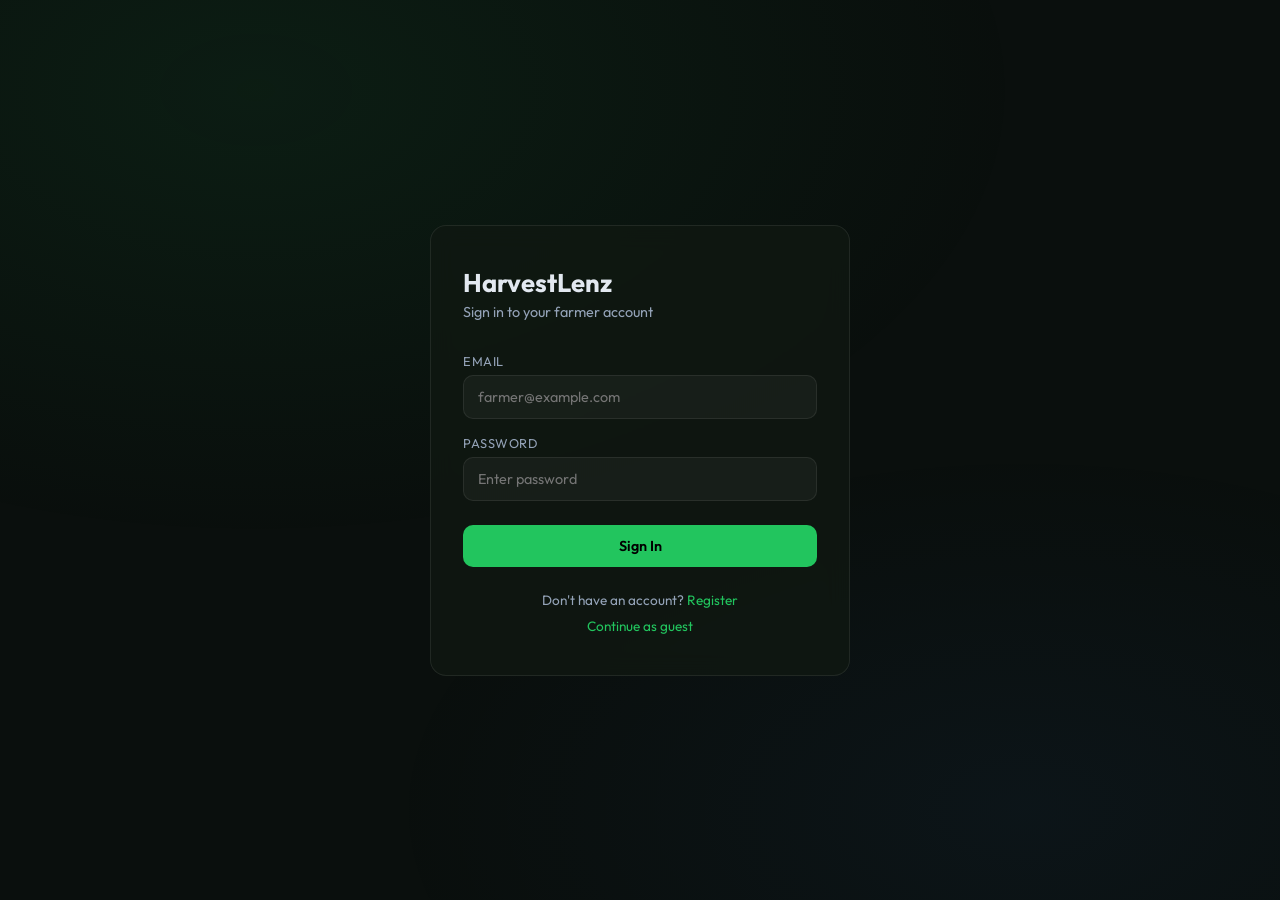
<file: frontend/login.html>
<!DOCTYPE html>
<html lang="en">
<head>
  <meta charset="UTF-8">
  <meta name="viewport" content="width=device-width, initial-scale=1.0">
  <title>Login — HarvestLenz</title>
  <link rel="stylesheet" href="css/styles.css">
</head>
<body>
  <div class="auth-container">
    <div class="auth-card">
      <h1><span>Harvest</span>Lenz</h1>
      <p class="subtitle">Sign in to your farmer account</p>
      <form id="loginForm">
        <div class="form-group">
          <label>Email</label>
          <input type="email" id="email" placeholder="farmer@example.com" required>
        </div>
        <div class="form-group">
          <label>Password</label>
          <input type="password" id="password" placeholder="Enter password" required>
        </div>
        <button type="submit" class="btn btn-primary" style="width:100%;margin-top:8px;">Sign In</button>
      </form>
      <p class="auth-footer">Don't have an account? <a href="register.html">Register</a></p>
      <p class="auth-footer" style="margin-top:8px;"><a href="index.html">Continue as guest</a></p>
    </div>
  </div>
  <script src="js/app.js"></script>
  <script>
    if (HarvestLenz.isLoggedIn()) location.href = 'index.html';
    document.getElementById('loginForm').onsubmit = async (e) => {
      e.preventDefault();
      try {
        const btn = e.target.querySelector('button');
        btn.disabled = true; btn.textContent = 'Signing in...';
        await HarvestLenz.login(
          document.getElementById('email').value,
          document.getElementById('password').value
        );
        toast('Welcome back!');
        location.href = 'index.html';
      } catch (err) {
        toast(err.message, 'error');
        const btn = e.target.querySelector('button');
        btn.disabled = false; btn.textContent = 'Sign In';
      }
    };
  </script>
</body>
</html>
</file>
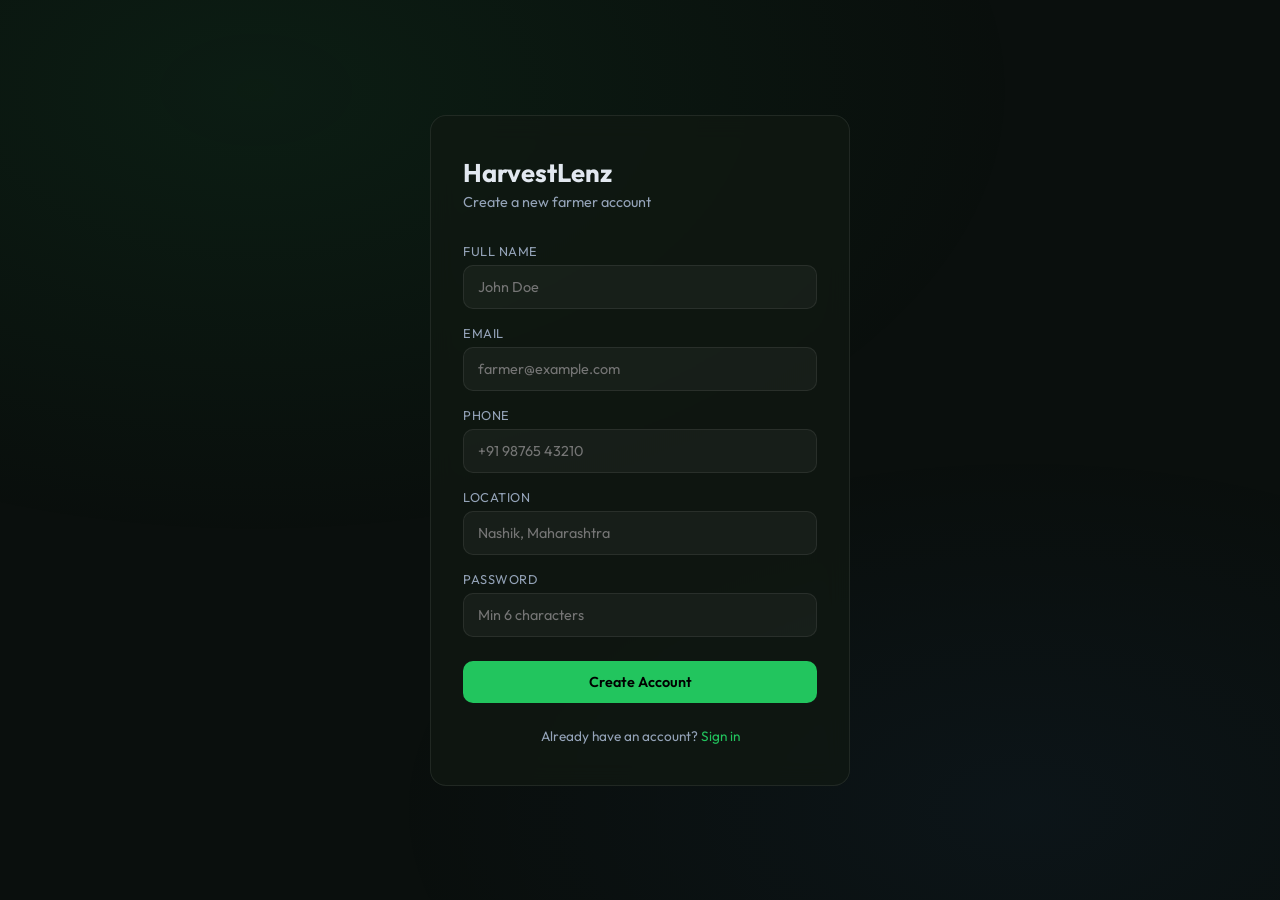
<file: frontend/register.html>
<!DOCTYPE html>
<html lang="en">
<head>
  <meta charset="UTF-8">
  <meta name="viewport" content="width=device-width, initial-scale=1.0">
  <title>Register — HarvestLenz</title>
  <link rel="stylesheet" href="css/styles.css">
</head>
<body>
  <div class="auth-container">
    <div class="auth-card">
      <h1><span>Harvest</span>Lenz</h1>
      <p class="subtitle">Create a new farmer account</p>
      <form id="registerForm">
        <div class="form-group">
          <label>Full Name</label>
          <input type="text" id="name" placeholder="John Doe" required>
        </div>
        <div class="form-group">
          <label>Email</label>
          <input type="email" id="email" placeholder="farmer@example.com" required>
        </div>
        <div class="form-group">
          <label>Phone</label>
          <input type="tel" id="phone" placeholder="+91 98765 43210">
        </div>
        <div class="form-group">
          <label>Location</label>
          <input type="text" id="location" placeholder="Nashik, Maharashtra">
        </div>
        <div class="form-group">
          <label>Password</label>
          <input type="password" id="password" placeholder="Min 6 characters" required minlength="6">
        </div>
        <button type="submit" class="btn btn-primary" style="width:100%;margin-top:8px;">Create Account</button>
      </form>
      <p class="auth-footer">Already have an account? <a href="login.html">Sign in</a></p>
    </div>
  </div>
  <script src="js/app.js"></script>
  <script>
    document.getElementById('registerForm').onsubmit = async (e) => {
      e.preventDefault();
      try {
        const btn = e.target.querySelector('button');
        btn.disabled = true; btn.textContent = 'Creating account...';
        await HarvestLenz.register({
          name: document.getElementById('name').value,
          email: document.getElementById('email').value,
          phone: document.getElementById('phone').value,
          location: document.getElementById('location').value,
          password: document.getElementById('password').value
        });
        toast('Account created! Please sign in.');
        location.href = 'login.html';
      } catch (err) {
        toast(err.message, 'error');
        const btn = e.target.querySelector('button');
        btn.disabled = false; btn.textContent = 'Create Account';
      }
    };
  </script>
</body>
</html>
</file>
<file: frontend/css/styles.css>
@import url('https://fonts.googleapis.com/css2?family=Outfit:wght@300;400;500;600;700&display=swap');

:root {
  --primary: #22c55e;
  --primary-dark: #16a34a;
  --primary-light: #4ade80;
  --bg-dark: #0a0f0d;
  --bg-card: rgba(16, 24, 18, 0.75);
  --bg-glass: rgba(255, 255, 255, 0.04);
  --border-glass: rgba(255, 255, 255, 0.08);
  --text: #e2e8f0;
  --text-muted: #94a3b8;
  --text-dim: #64748b;
  --grade-good: #22c55e;
  --grade-better: #3b82f6;
  --grade-medium: #f59e0b;
  --grade-reject: #ef4444;
  --radius: 16px;
  --radius-sm: 10px;
}

*, *::before, *::after { box-sizing: border-box; margin: 0; padding: 0; }

body {
  font-family: 'Outfit', system-ui, sans-serif;
  background: var(--bg-dark);
  color: var(--text);
  min-height: 100vh;
  overflow-x: hidden;
}

body::before {
  content: '';
  position: fixed;
  inset: 0;
  background:
    radial-gradient(ellipse 60% 50% at 20% 10%, rgba(34,197,94,0.08), transparent),
    radial-gradient(ellipse 50% 40% at 80% 90%, rgba(59,130,246,0.05), transparent);
  pointer-events: none;
  z-index: 0;
}

a { color: var(--primary); text-decoration: none; }
a:hover { color: var(--primary-light); }

/* ── Navbar ── */
.navbar {
  position: sticky; top: 0; z-index: 100;
  display: flex; align-items: center; justify-content: space-between;
  padding: 0 32px; height: 64px;
  background: rgba(10, 15, 13, 0.85);
  backdrop-filter: blur(20px);
  border-bottom: 1px solid var(--border-glass);
}
.navbar-brand {
  display: flex; align-items: center; gap: 10px;
  font-size: 1.2rem; font-weight: 600;
}
.navbar-brand span { color: var(--primary); }
.navbar-links { display: flex; gap: 8px; align-items: center; }
.navbar-links a, .navbar-links button {
  padding: 8px 16px; border-radius: var(--radius-sm);
  font-size: 0.875rem; font-weight: 500; border: none; cursor: pointer;
  background: transparent; color: var(--text-muted); transition: all 0.2s;
}
.navbar-links a:hover, .navbar-links button:hover { color: var(--text); background: var(--bg-glass); }
.navbar-links .btn-logout { color: var(--grade-reject); }

/* ── Container ── */
.container { max-width: 1100px; margin: 0 auto; padding: 32px 24px; position: relative; z-index: 1; }

/* ── Cards ── */
.card {
  background: var(--bg-card);
  border: 1px solid var(--border-glass);
  border-radius: var(--radius);
  padding: 24px;
  backdrop-filter: blur(12px);
}
.card-header {
  display: flex; align-items: center; justify-content: space-between;
  margin-bottom: 16px; padding-bottom: 12px;
  border-bottom: 1px solid var(--border-glass);
}
.card-header h2 { font-size: 1.1rem; font-weight: 600; }

/* ── Stats Grid ── */
.stats-grid {
  display: grid; grid-template-columns: repeat(auto-fit, minmax(200px, 1fr));
  gap: 16px; margin-bottom: 32px;
}
.stat-card {
  background: var(--bg-glass);
  border: 1px solid var(--border-glass);
  border-radius: var(--radius);
  padding: 20px;
  text-align: center;
}
.stat-card .stat-value { font-size: 2rem; font-weight: 700; color: var(--primary); }
.stat-card .stat-label { font-size: 0.8rem; color: var(--text-muted); margin-top: 4px; text-transform: uppercase; letter-spacing: 0.05em; }

/* ── Upload Zone ── */
.upload-zone {
  border: 2px dashed var(--border-glass);
  border-radius: var(--radius);
  padding: 48px 24px;
  text-align: center;
  cursor: pointer;
  transition: all 0.3s;
  background: var(--bg-glass);
  margin-bottom: 32px;
}
.upload-zone:hover, .upload-zone.drag-over {
  border-color: var(--primary);
  background: rgba(34,197,94,0.05);
}
.upload-zone .upload-icon { font-size: 3rem; margin-bottom: 12px; }
.upload-zone h3 { font-size: 1.1rem; margin-bottom: 8px; }
.upload-zone p { color: var(--text-muted); font-size: 0.875rem; }
.upload-zone .upload-preview {
  max-width: 400px; max-height: 250px; border-radius: var(--radius-sm);
  margin: 16px auto 0; display: none;
}

/* ── Buttons ── */
.btn {
  display: inline-flex; align-items: center; justify-content: center; gap: 8px;
  padding: 12px 24px; border-radius: var(--radius-sm);
  font-size: 0.9rem; font-weight: 600; font-family: inherit;
  border: none; cursor: pointer; transition: all 0.2s;
}
.btn-primary { background: var(--primary); color: #000; }
.btn-primary:hover { background: var(--primary-dark); }
.btn-primary:disabled { opacity: 0.5; cursor: not-allowed; }
.btn-outline { background: transparent; border: 1px solid var(--border-glass); color: var(--text); }
.btn-outline:hover { border-color: var(--primary); color: var(--primary); }
.btn-sm { padding: 8px 14px; font-size: 0.8rem; }

/* ── Forms ── */
.form-group { margin-bottom: 16px; }
.form-group label { display: block; font-size: 0.8rem; color: var(--text-muted); margin-bottom: 6px; text-transform: uppercase; letter-spacing: 0.04em; }
.form-group input, .form-group select {
  width: 100%; padding: 12px 14px;
  background: var(--bg-glass); border: 1px solid var(--border-glass);
  border-radius: var(--radius-sm); color: var(--text);
  font-size: 0.9rem; font-family: inherit; outline: none;
  transition: border-color 0.2s;
}
.form-group input:focus, .form-group select:focus { border-color: var(--primary); }

/* ── Auth Page ── */
.auth-container {
  min-height: 100vh; display: flex; align-items: center; justify-content: center;
  padding: 24px;
}
.auth-card {
  width: 100%; max-width: 420px;
  background: var(--bg-card);
  border: 1px solid var(--border-glass);
  border-radius: var(--radius);
  padding: 40px 32px;
  backdrop-filter: blur(12px);
}
.auth-card h1 { font-size: 1.6rem; margin-bottom: 4px; }
.auth-card .subtitle { color: var(--text-muted); margin-bottom: 32px; font-size: 0.9rem; }
.auth-card .auth-footer { text-align: center; margin-top: 24px; font-size: 0.85rem; color: var(--text-muted); }

/* ── Scan History ── */
.scan-list { display: flex; flex-direction: column; gap: 12px; }
.scan-item {
  display: flex; align-items: center; gap: 16px;
  padding: 16px; border-radius: var(--radius-sm);
  background: var(--bg-glass); border: 1px solid var(--border-glass);
  cursor: pointer; transition: all 0.2s;
}
.scan-item:hover { border-color: var(--primary); background: rgba(34,197,94,0.03); }
.scan-item img {
  width: 64px; height: 64px; border-radius: var(--radius-sm);
  object-fit: cover; background: #1a1a1a;
}
.scan-item-info { flex: 1; }
.scan-item-info h4 { font-size: 0.95rem; margin-bottom: 2px; }
.scan-item-info p { font-size: 0.8rem; color: var(--text-muted); }
.scan-item-grade {
  padding: 6px 14px; border-radius: 20px;
  font-size: 0.75rem; font-weight: 600; text-transform: uppercase;
}

/* ── Grade Badges ── */
.badge { display: inline-block; padding: 4px 10px; border-radius: 20px; font-size: 0.7rem; font-weight: 600; text-transform: uppercase; }
.badge-good { background: rgba(34,197,94,0.15); color: var(--grade-good); }
.badge-better { background: rgba(59,130,246,0.15); color: var(--grade-better); }
.badge-medium { background: rgba(245,158,11,0.15); color: var(--grade-medium); }
.badge-reject { background: rgba(239,68,68,0.15); color: var(--grade-reject); }

/* ── Results Grid ── */
.results-grid {
  display: grid; grid-template-columns: repeat(auto-fill, minmax(240px, 1fr));
  gap: 16px;
}
.fruit-card {
  background: var(--bg-glass);
  border: 1px solid var(--border-glass);
  border-radius: var(--radius);
  overflow: hidden;
  cursor: pointer;
  transition: all 0.2s;
}
.fruit-card:hover { border-color: var(--primary); transform: translateY(-2px); }
.fruit-card img { width: 100%; height: 160px; object-fit: cover; background: #1a1a1a; }
.fruit-card-body { padding: 14px; }
.fruit-card-body h4 { font-size: 0.9rem; margin-bottom: 6px; }
.fruit-card-body .meta { font-size: 0.78rem; color: var(--text-muted); }

/* ── Passport ── */
.passport-container { max-width: 600px; margin: 0 auto; }
.passport-header { text-align: center; margin-bottom: 32px; }
.passport-header h1 { font-size: 1.8rem; margin-bottom: 4px; }
.passport-grid {
  display: grid; grid-template-columns: 1fr 1fr; gap: 16px;
}
.passport-field {
  padding: 16px; border-radius: var(--radius-sm);
  background: var(--bg-glass); border: 1px solid var(--border-glass);
}
.passport-field .label { font-size: 0.7rem; color: var(--text-muted); text-transform: uppercase; letter-spacing: 0.04em; margin-bottom: 4px; }
.passport-field .value { font-size: 1rem; font-weight: 500; }

/* ── Loading ── */
.spinner {
  display: inline-block; width: 20px; height: 20px;
  border: 2px solid var(--border-glass);
  border-top-color: var(--primary);
  border-radius: 50%;
  animation: spin 0.6s linear infinite;
}
@keyframes spin { to { transform: rotate(360deg); } }

.loading-overlay {
  position: fixed; inset: 0;
  background: rgba(10,15,13,0.8);
  display: flex; align-items: center; justify-content: center;
  z-index: 999;
}
.loading-box {
  background: var(--bg-card);
  border: 1px solid var(--border-glass);
  border-radius: var(--radius);
  padding: 40px 48px;
  text-align: center;
  backdrop-filter: blur(12px);
}
.loading-box .spinner { width: 40px; height: 40px; border-width: 3px; margin-bottom: 16px; }
.loading-box p { color: var(--text-muted); font-size: 0.9rem; }

/* ── Toast ── */
.toast-container { position: fixed; top: 80px; right: 24px; z-index: 1000; display: flex; flex-direction: column; gap: 8px; }
.toast {
  padding: 14px 20px; border-radius: var(--radius-sm);
  font-size: 0.85rem; font-weight: 500;
  backdrop-filter: blur(12px);
  animation: slideIn 0.3s ease;
}
.toast-success { background: rgba(34,197,94,0.15); border: 1px solid rgba(34,197,94,0.3); color: var(--grade-good); }
.toast-error { background: rgba(239,68,68,0.15); border: 1px solid rgba(239,68,68,0.3); color: var(--grade-reject); }
@keyframes slideIn { from { opacity: 0; transform: translateX(20px); } to { opacity: 1; transform: translateX(0); } }

/* ── Empty State ── */
.empty-state { text-align: center; padding: 48px 24px; color: var(--text-muted); }
.empty-state .icon { font-size: 3rem; margin-bottom: 12px; opacity: 0.5; }

/* ── Annotated Image ── */
.annotated-wrap {
  position: relative; display: inline-block; width: 100%;
  border-radius: var(--radius); overflow: hidden; background: #111;
}
.annotated-wrap img { width: 100%; display: block; }

/* ── Mode Selector Buttons ── */
.mode-btn {
  flex: 1; display: flex; flex-direction: column; align-items: center; gap: 4px;
  padding: 16px 12px; border-radius: var(--radius-sm);
  background: var(--bg-glass); border: 2px solid var(--border-glass);
  color: var(--text-muted); cursor: pointer; transition: all 0.2s;
  font-family: inherit; font-size: 0.9rem; font-weight: 500;
}
.mode-btn:hover { border-color: var(--primary); color: var(--text); }
.mode-btn.active { border-color: var(--primary); background: rgba(34,197,94,0.08); color: var(--text); }

/* ── Form Labels & Selects ── */
.form-label {
  display: block; font-size: 0.8rem; color: var(--text-muted);
  margin-bottom: 8px; text-transform: uppercase; letter-spacing: 0.04em; font-weight: 500;
}
.form-group-select {
  width: 100%; padding: 12px 14px;
  background: var(--bg-glass); border: 1px solid var(--border-glass);
  border-radius: var(--radius-sm); color: var(--text);
  font-size: 0.9rem; font-family: inherit; outline: none;
  transition: border-color 0.2s; appearance: none;
  background-image: url("data:image/svg+xml,%3Csvg xmlns='http://www.w3.org/2000/svg' width='12' height='12' viewBox='0 0 12 12'%3E%3Cpath d='M6 8L1 3h10z' fill='%2394a3b8'/%3E%3C/svg%3E");
  background-repeat: no-repeat;
  background-position: right 14px center;
}
.form-group-select:focus { border-color: var(--primary); }
.form-group-select option { background: #0a0f0d; color: var(--text); }

/* ── Analyze Button ── */
.btn-analyze { min-width: 200px; padding: 14px 32px; font-size: 1rem; }

/* ── Responsive ── */
@media (max-width: 640px) {
  .navbar { padding: 0 16px; }
  .container { padding: 20px 16px; }
  .stats-grid { grid-template-columns: 1fr 1fr; }
  .passport-grid { grid-template-columns: 1fr; }
  .results-grid { grid-template-columns: 1fr; }
}
</file>
